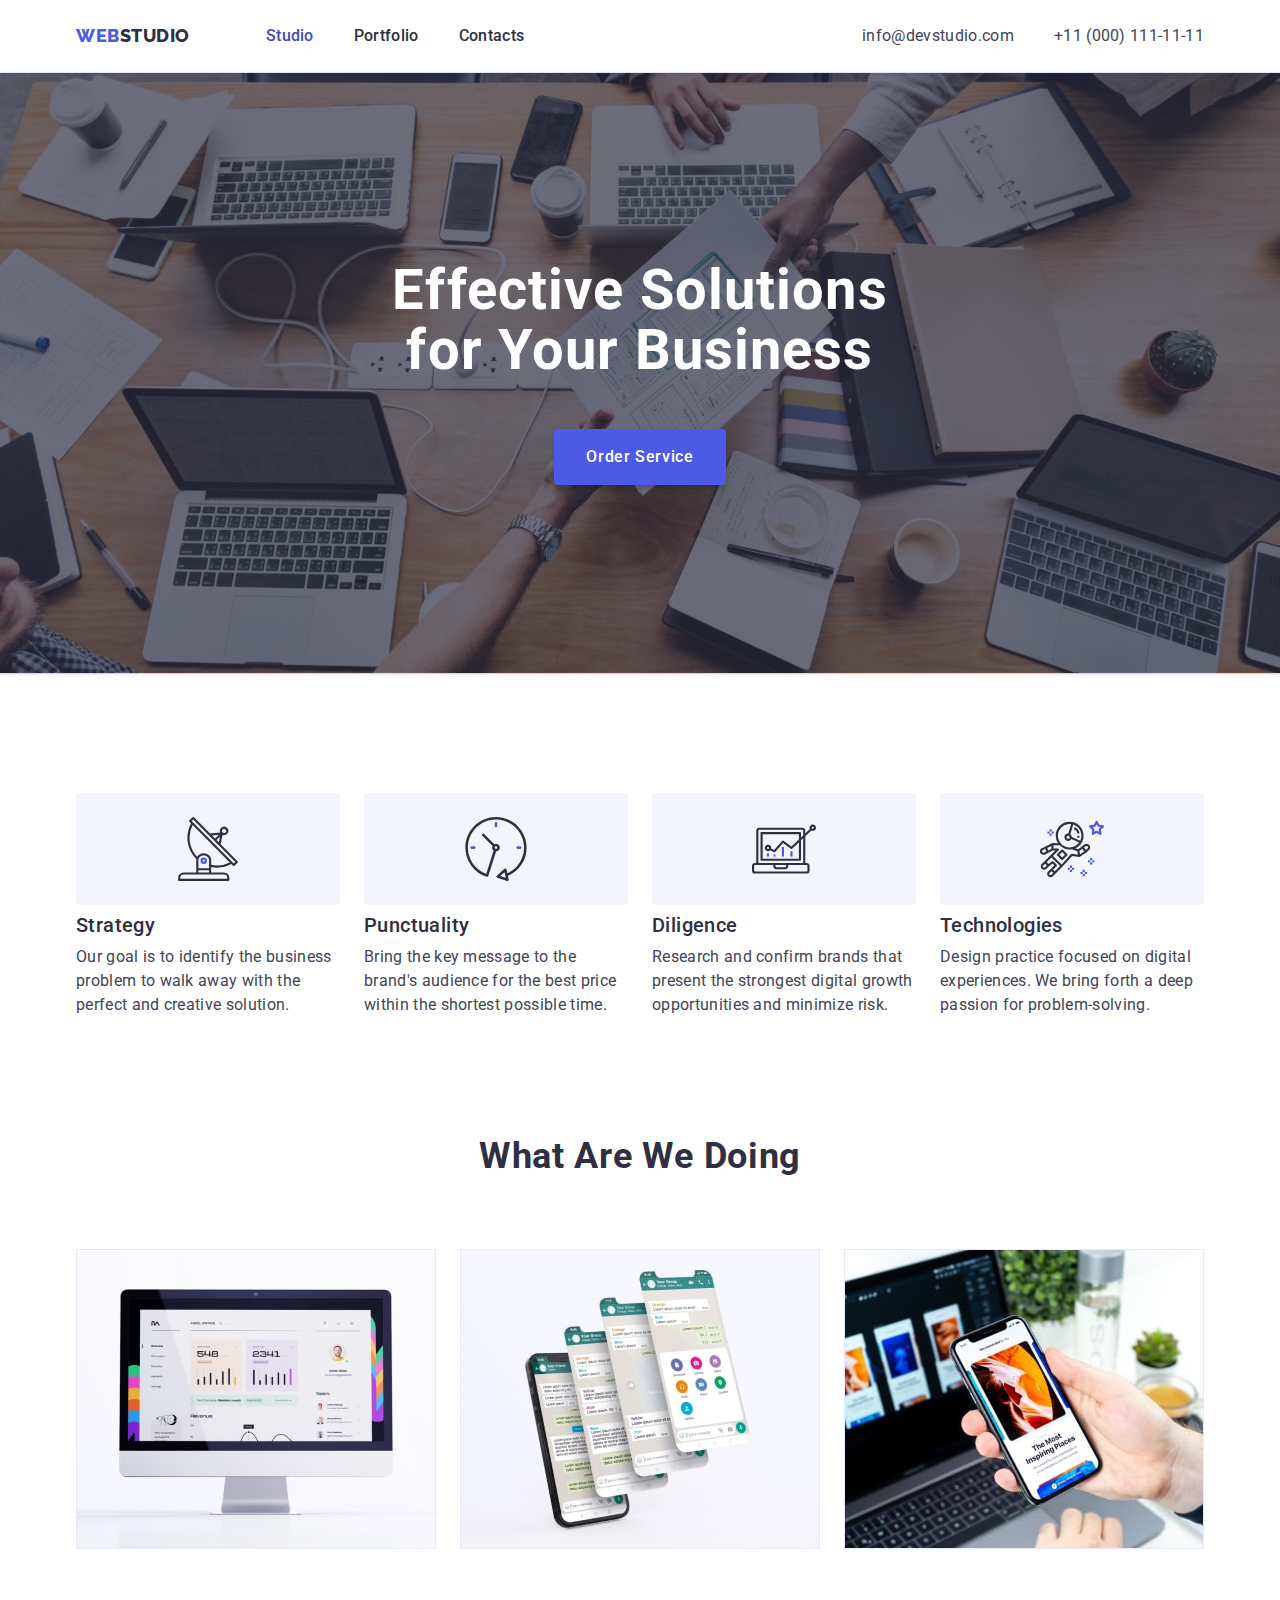
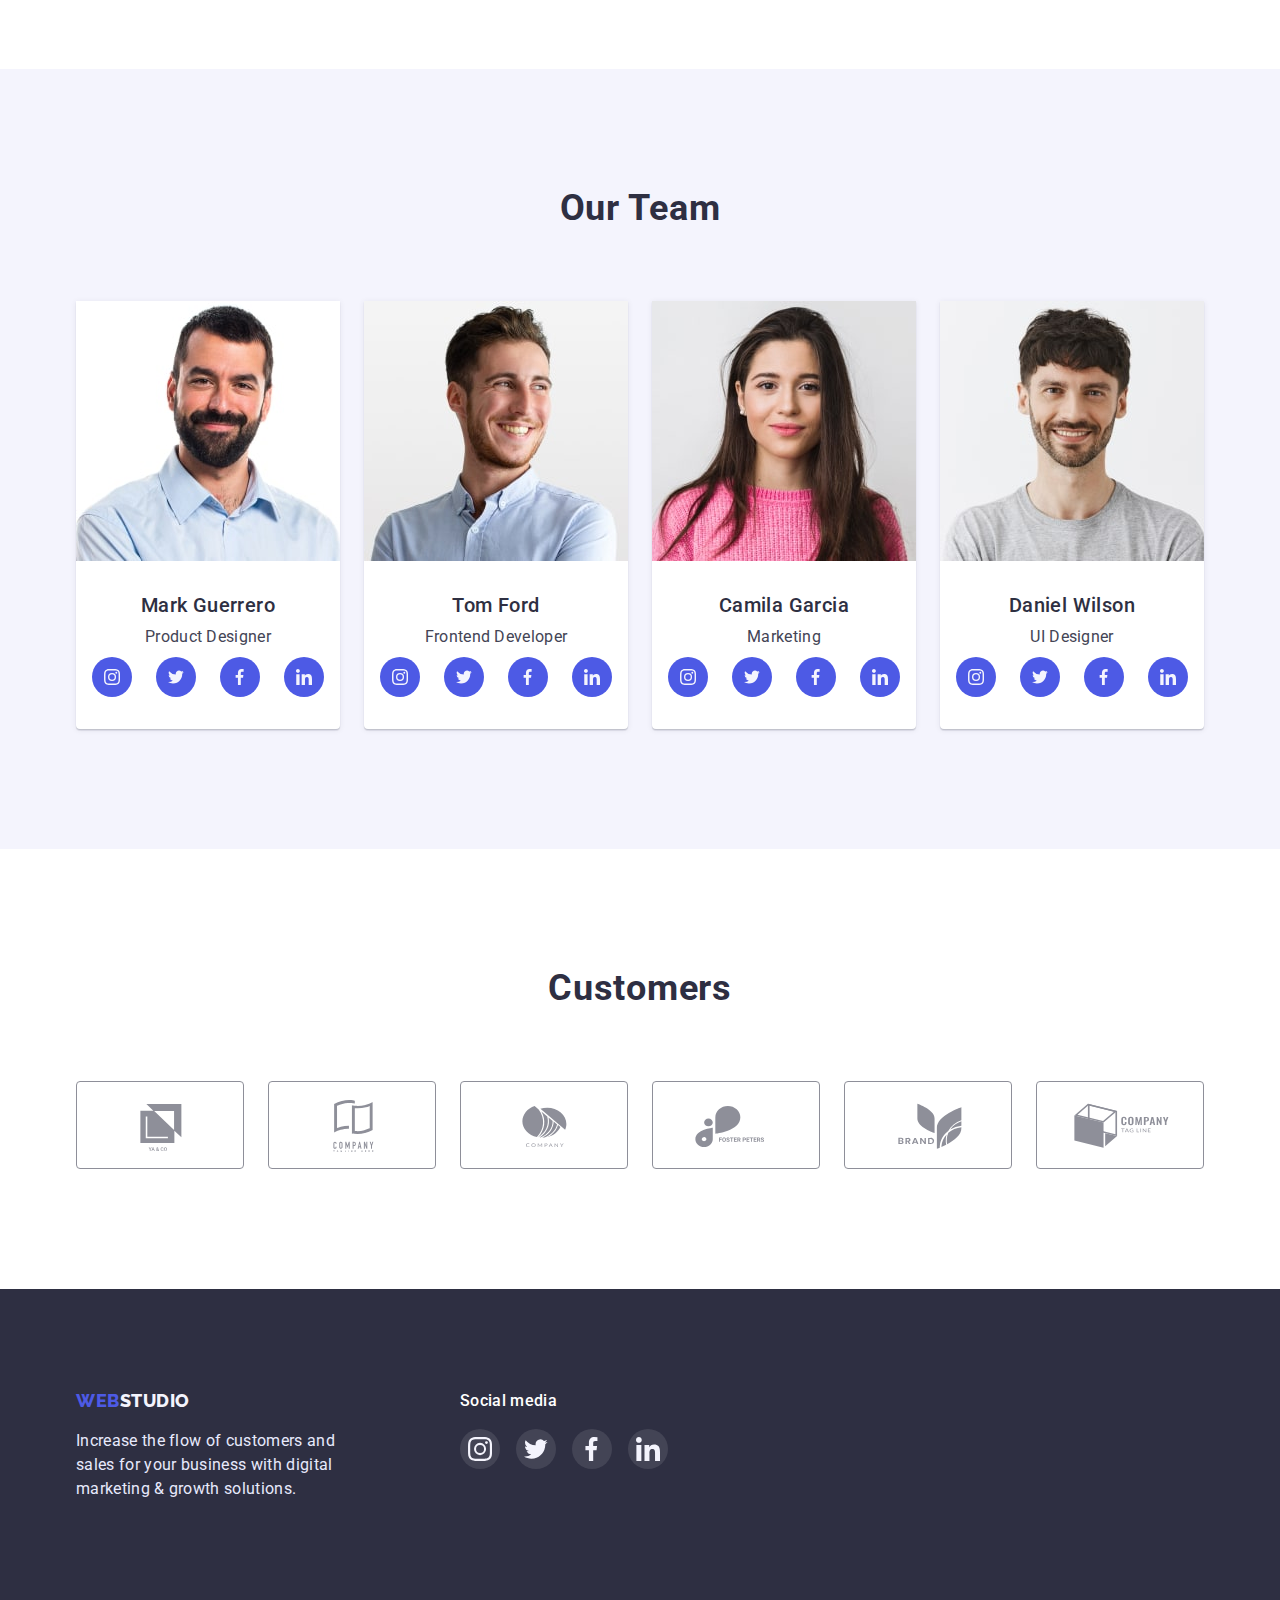
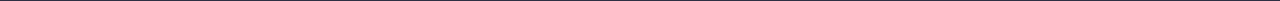
<file: index.html>
<!DOCTYPE html>
<html lang="en">
  <head>
    <meta charset="UTF-8" />
    <meta name="viewport" content="width=device-width, initial-scale=1.0" />
    <title>WebStudio</title>
    <link rel="preconnect" href="https://fonts.googleapis.com" />
    <link rel="preconnect" href="https://fonts.gstatic.com" crossorigin />
    <link
      href="https://fonts.googleapis.com/css2?family=Raleway:wght@800&family=Roboto:wght@400;500;700&display=swap"
      rel="stylesheet"
    />
    <link
      rel="stylesheet"
      href="https://cdnjs.cloudflare.com/ajax/libs/modern-normalize/1.1.0/modern-normalize.min.css"
    />
    <link rel="stylesheet" href="./css/styles.css" />
  </head>

  <body>
    <header>
      <div class="container nav-flex">
        <nav class="nav">
          <a class="nav-logo logo" href="./index.html" target="_self"
            ><span class="accent">Web</span>Studio</a
          >
          <ul class="nav-list">
            <li class="nav-item">
              <a class="nav-link current" href="./index.html" target="_self"
                >Studio</a
              >
            </li>
            <li class="nav-item">
              <a class="nav-link" href="./portfolio.html" target="_self"
                >Portfolio</a
              >
            </li>
            <li class="nav-item">
              <a class="nav-link" href="">Contacts</a>
            </li>
          </ul>
        </nav>
        <address class="address">
          <ul class="address-list text-main">
            <li class="address-item">
              <a class="address-link" href="mailto:info@devstudio.com"
                >info@devstudio.com</a
              >
            </li>
            <li class="address-item">
              <a class="address-link" href="tel:+110001111111"
                >+11 (000) 111-11-11</a
              >
            </li>
          </ul>
        </address>
      </div>
    </header>

    <main>
      <section class="hero">
        <div class="container">
          <h1 class="hero-title text-title-big">
            Effective Solutions for Your Business
          </h1>
          <button class="button primary text-main" type="button">
            Order Service
          </button>
        </div>
      </section>

      <section class="features section">
        <div class="container">
          <h2 class="visually-hidden">Our features</h2>
          <ul class="features-list">
            <li class="features-item">
              <div class="features-image">
                <svg width="64" height="64">
                  <use href="./images/icons.svg#strategy"></use>
                </svg>
              </div>
              <h3 class="text-title">Strategy</h3>
              <p class="text-main">
                Our goal is to identify the business problem to walk away with
                the perfect and creative solution.
              </p>
            </li>
            <li class="features-item">
              <div class="features-image">
                <svg width="64" height="64">
                  <use href="./images/icons.svg#punctuality"></use>
                </svg>
              </div>
              <h3 class="text-title">Punctuality</h3>
              <p class="text-main">
                Bring the key message to the brand's audience for the best price
                within the shortest possible time.
              </p>
            </li>
            <li class="features-item">
              <div class="features-image">
                <svg width="64" height="64">
                  <use href="./images/icons.svg#diligence"></use>
                </svg>
              </div>
              <h3 class="text-title">Diligence</h3>
              <p class="text-main">
                Research and confirm brands that present the strongest digital
                growth opportunities and minimize risk.
              </p>
            </li>
            <li class="features-item">
              <div class="features-image">
                <svg width="64" height="64">
                  <use href="./images/icons.svg#technologies"></use>
                </svg>
              </div>
              <h3 class="text-title">Technologies</h3>
              <p class="text-main">
                Design practice focused on digital experiences. We bring forth a
                deep passion for problem-solving.
              </p>
            </li>
          </ul>
        </div>
      </section>

      <section class="services section">
        <div class="container">
          <h2 class="text-title-big">What Are We Doing</h2>
          <ul class="services-list">
            <li class="services-item">
              <img
                src="./images/example-01.jpg"
                alt="Monitor showing a website"
                width="360"
                height="300"
              />
            </li>
            <li class="services-item">
              <img
                src="./images/example-02.jpg"
                alt="Smartphone with 4 different displays"
                width="360"
                height="300"
              />
            </li>
            <li class="services-item">
              <img
                src="./images/example-03.jpg"
                alt="Mobile phone and laptop showing the same website"
                width="360"
                height="300"
              />
            </li>
          </ul>
        </div>
      </section>

      <section class="team section">
        <div class="container">
          <h2 class="text-title-big">Our Team</h2>
          <ul class="team-list">
            <li class="team-item">
              <img
                src="./images/team-member-01.jpg"
                alt="Photo of a team member Mark Guerrero"
                width="264"
                height="260"
              />
              <div class="team-item-description">
                <h3 class="text-title">Mark Guerrero</h3>
                <p class="text-main">Product Designer</p>
                <ul class="team-list-social">
                  <li class="team-item-social">
                    <a class="team-link-social" href="">
                      <svg width="16" height="16">
                        <use href="./images/icons.svg#instagram"></use>
                      </svg>
                    </a>
                  </li>
                  <li class="team-item-social">
                    <a class="team-link-social" href="">
                      <svg width="16" height="16">
                        <use href="./images/icons.svg#twitter"></use>
                      </svg>
                    </a>
                  </li>
                  <li class="team-item-social">
                    <a class="team-link-social" href="">
                      <svg width="16" height="16">
                        <use href="./images/icons.svg#facebook"></use>
                      </svg>
                    </a>
                  </li>
                  <li class="team-item-social">
                    <a class="team-link-social" href="">
                      <svg width="16" height="16">
                        <use href="./images/icons.svg#linkedin"></use>
                      </svg>
                    </a>
                  </li>
                </ul>
              </div>
            </li>
            <li class="team-item">
              <img
                src="./images/team-member-02.jpg"
                alt="Photo of a team member Tom Ford"
                width="264"
                height="260"
              />
              <div class="team-item-description">
                <h3 class="text-title">Tom Ford</h3>
                <p class="text-main">Frontend Developer</p>
                <ul class="team-list-social">
                  <li class="team-item-social">
                    <a class="team-link-social" href="">
                      <svg width="16" height="16">
                        <use href="./images/icons.svg#instagram"></use>
                      </svg>
                    </a>
                  </li>
                  <li class="team-item-social">
                    <a class="team-link-social" href="">
                      <svg width="16" height="16">
                        <use href="./images/icons.svg#twitter"></use>
                      </svg>
                    </a>
                  </li>
                  <li class="team-item-social">
                    <a class="team-link-social" href="">
                      <svg width="16" height="16">
                        <use href="./images/icons.svg#facebook"></use>
                      </svg>
                    </a>
                  </li>
                  <li class="team-item-social">
                    <a class="team-link-social" href="">
                      <svg width="16" height="16">
                        <use href="./images/icons.svg#linkedin"></use>
                      </svg>
                    </a>
                  </li>
                </ul>
              </div>
            </li>
            <li class="team-item">
              <img
                src="./images/team-member-03.jpg"
                alt="Photo of a team member Camila Garcia"
                width="264"
                height="260"
              />
              <div class="team-item-description">
                <h3 class="text-title">Camila Garcia</h3>
                <p class="text-main">Marketing</p>
                <ul class="team-list-social">
                  <li class="team-item-social">
                    <a class="team-link-social" href="">
                      <svg width="16" height="16">
                        <use href="./images/icons.svg#instagram"></use>
                      </svg>
                    </a>
                  </li>
                  <li class="team-item-social">
                    <a class="team-link-social" href="">
                      <svg width="16" height="16">
                        <use href="./images/icons.svg#twitter"></use>
                      </svg>
                    </a>
                  </li>
                  <li class="team-item-social">
                    <a class="team-link-social" href="">
                      <svg width="16" height="16">
                        <use href="./images/icons.svg#facebook"></use>
                      </svg>
                    </a>
                  </li>
                  <li class="team-item-social">
                    <a class="team-link-social" href="">
                      <svg width="16" height="16">
                        <use href="./images/icons.svg#linkedin"></use>
                      </svg>
                    </a>
                  </li>
                </ul>
              </div>
            </li>
            <li class="team-item">
              <img
                src="./images/team-member-04.jpg"
                alt="Photo of a team member Daniel Wilson"
                width="264"
                height="260"
              />
              <div class="team-item-description">
                <h3 class="text-title">Daniel Wilson</h3>
                <p class="text-main">UI Designer</p>
                <ul class="team-list-social">
                  <li class="team-item-social">
                    <a class="team-link-social" href="">
                      <svg width="16" height="16">
                        <use href="./images/icons.svg#instagram"></use>
                      </svg>
                    </a>
                  </li>
                  <li class="team-item-social">
                    <a class="team-link-social" href="">
                      <svg width="16" height="16">
                        <use href="./images/icons.svg#twitter"></use>
                      </svg>
                    </a>
                  </li>
                  <li class="team-item-social">
                    <a class="team-link-social" href="">
                      <svg width="16" height="16">
                        <use href="./images/icons.svg#facebook"></use>
                      </svg>
                    </a>
                  </li>
                  <li class="team-item-social">
                    <a class="team-link-social" href="">
                      <svg width="16" height="16">
                        <use href="./images/icons.svg#linkedin"></use>
                      </svg>
                    </a>
                  </li>
                </ul>
              </div>
            </li>
          </ul>
        </div>
      </section>

      <section class="customers section">
        <div class="container">
          <h2 class="text-title-big">Customers</h2>
          <ul class="customers-list">
            <li class="customers-item">
              <a class="customers-link" href="">
                <svg class="customers-icon" width="104" height="56">
                  <use href="./images/icons.svg#client-1"></use>
                </svg>
              </a>
            </li>
            <li class="customers-item">
              <a class="customers-link" href="">
                <svg class="customers-icon" width="104" height="56">
                  <use href="./images/icons.svg#client-2"></use>
                </svg>
              </a>
            </li>
            <li class="customers-item">
              <a class="customers-link" href="">
                <svg class="customers-icon" width="104" height="56">
                  <use href="./images/icons.svg#client-3"></use>
                </svg>
              </a>
            </li>
            <li class="customers-item">
              <a class="customers-link" href="">
                <svg class="customers-icon" width="104" height="56">
                  <use href="./images/icons.svg#client-4"></use>
                </svg>
              </a>
            </li>
            <li class="customers-item">
              <a class="customers-link" href="">
                <svg class="customers-icon" width="104" height="56">
                  <use href="./images/icons.svg#client-5"></use>
                </svg>
              </a>
            </li>
            <li class="customers-item">
              <a class="customers-link" href="">
                <svg class="customers-icon" width="104" height="56">
                  <use href="./images/icons.svg#client-6"></use>
                </svg>
              </a>
            </li>
          </ul>
        </div>
      </section>
    </main>

    <footer class="footer">
      <div class="container footer-container">
        <div class="footer-logo-container">
          <a class="footer-logo logo" href="./index.html" target="_self"
            ><span class="accent">Web</span>Studio</a
          >
          <p class="footer-logo-text text-main">
            Increase the flow of customers and sales for your business with
            digital marketing & growth solutions.
          </p>
        </div>
        <div class="footer-social">
          <p class="footer-social-title text-main">Social media</p>
          <ul class="footer-list-social">
            <li class="footer-item-social">
              <a class="footer-link-social" href="">
                <svg class="footer-icon-social">
                  <use href="./images/icons.svg#instagram"></use>
                </svg>
              </a>
            </li>
            <li class="footer-item-social">
              <a class="footer-link-social" href="">
                <svg class="footer-icon-social">
                  <use href="./images/icons.svg#twitter"></use>
                </svg>
              </a>
            </li>
            <li class="footer-item-social">
              <a class="footer-link-social" href="">
                <svg class="footer-icon-social">
                  <use href="./images/icons.svg#facebook"></use>
                </svg>
              </a>
            </li>
            <li class="footer-item-social">
              <a class="footer-link-social" href="">
                <svg class="footer-icon-social">
                  <use href="./images/icons.svg#linkedin"></use>
                </svg>
              </a>
            </li>
          </ul>
        </div>
      </div>
    </footer>
  </body>
</html>
</file>
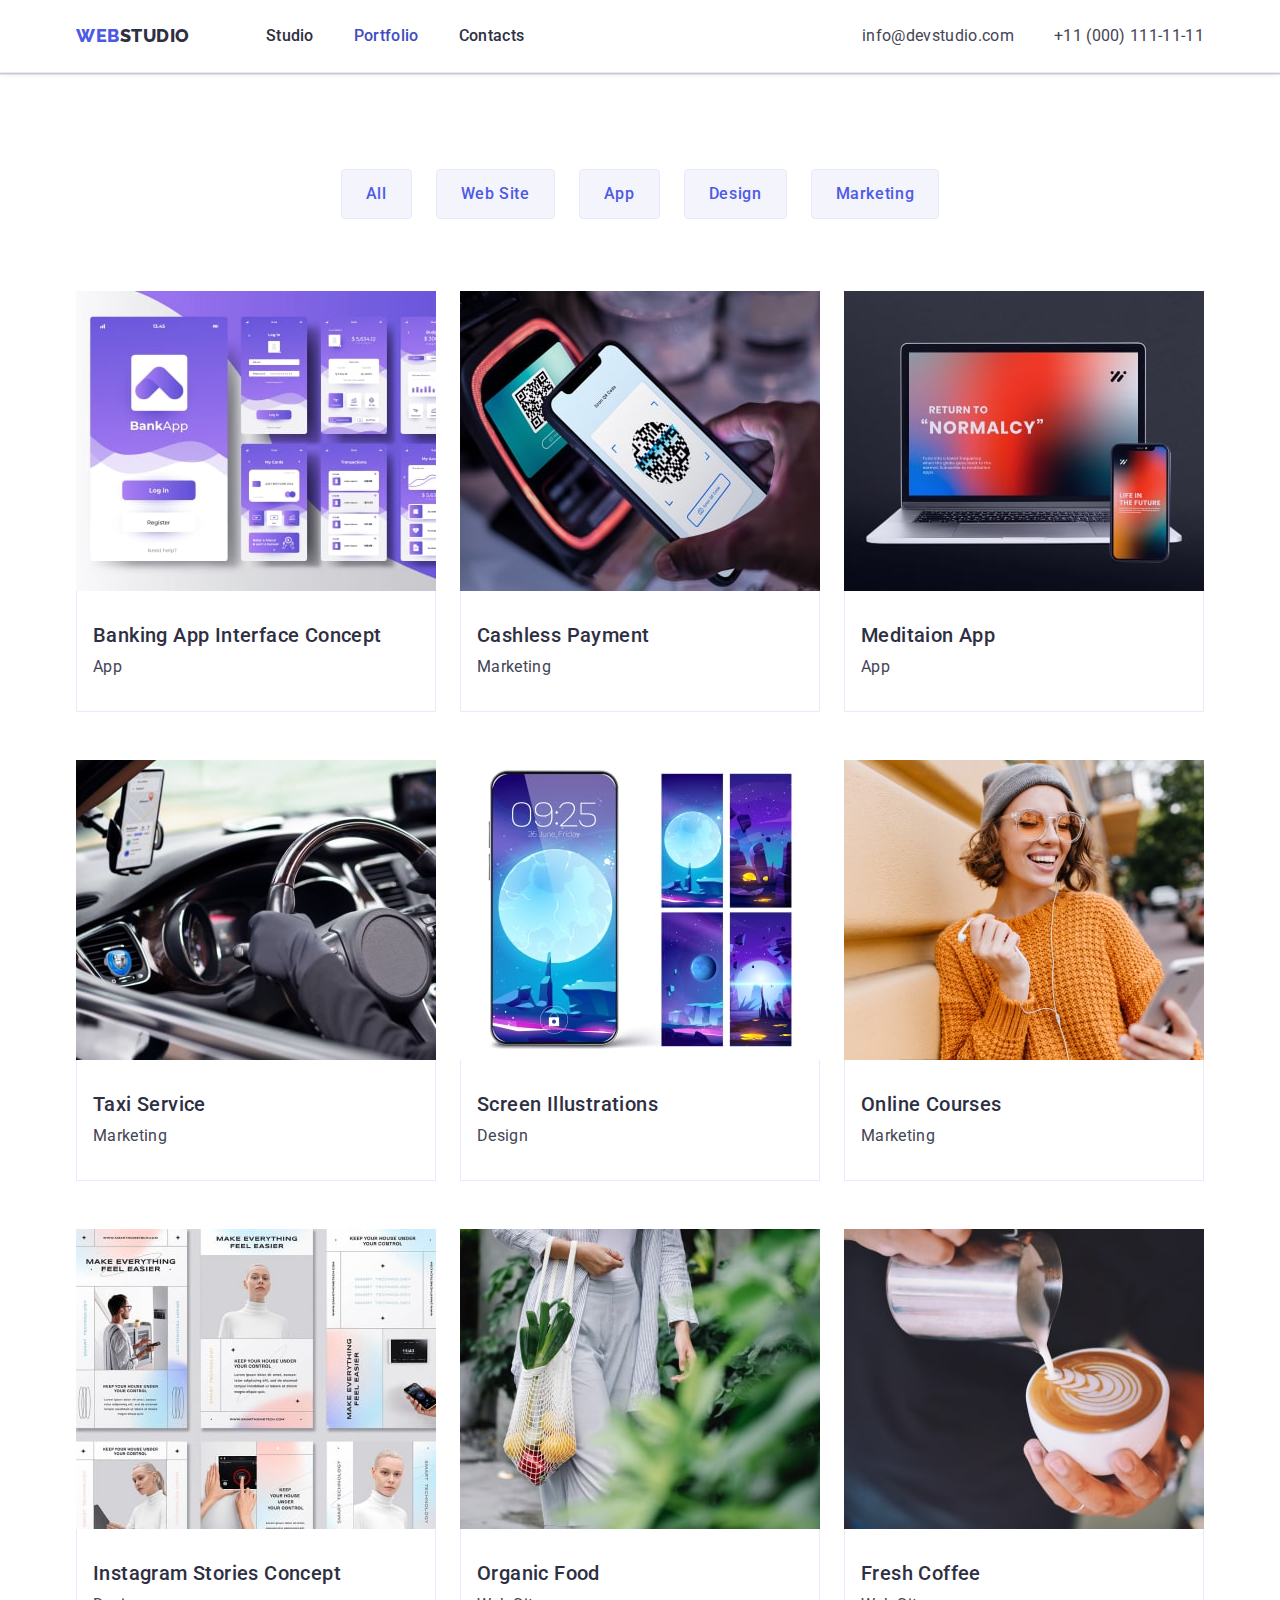
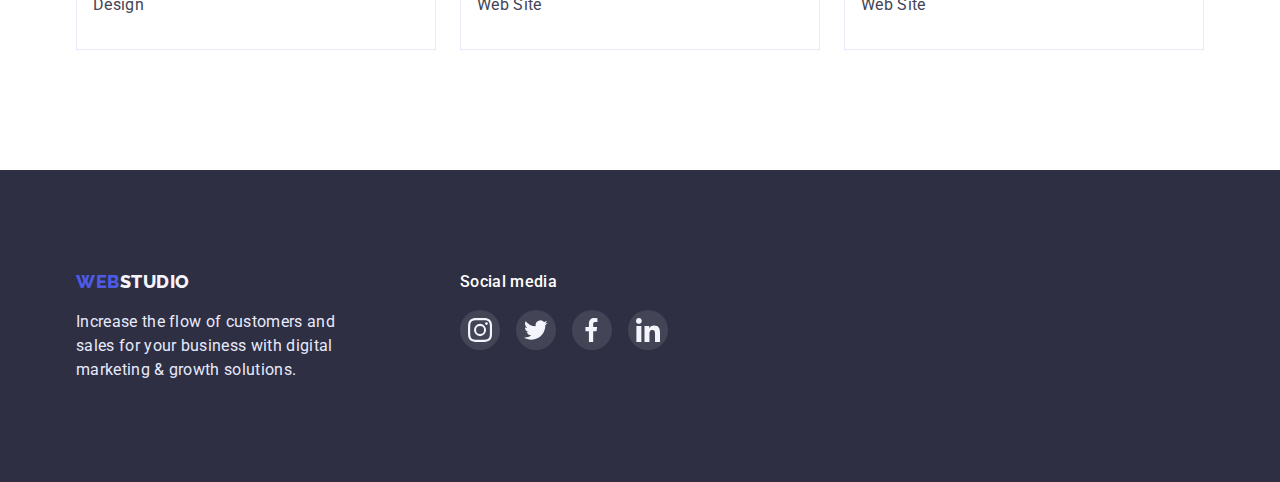
<file: portfolio.html>
<!DOCTYPE html>
<html lang="en">
  <head>
    <meta charset="UTF-8" />
    <meta name="viewport" content="width=device-width, initial-scale=1.0" />
    <title>WebStudio</title>
    <link rel="preconnect" href="https://fonts.googleapis.com" />
    <link rel="preconnect" href="https://fonts.gstatic.com" crossorigin />
    <link
      href="https://fonts.googleapis.com/css2?family=Raleway:wght@800&family=Roboto:wght@400;500;700&display=swap"
      rel="stylesheet"
    />
    <link
      rel="stylesheet"
      href="https://cdnjs.cloudflare.com/ajax/libs/modern-normalize/1.1.0/modern-normalize.min.css"
    />
    <link rel="stylesheet" href="./css/styles.css" />
  </head>
  <body>
    <header>
      <div class="container nav-flex">
        <nav class="nav">
          <a class="nav-logo logo" href="./index.html" target="_self"
            ><span class="accent">Web</span>Studio</a
          >
          <ul class="nav-list">
            <li class="nav-item">
              <a class="nav-link" href="./index.html" target="_self">Studio</a>
            </li>
            <li class="nav-item">
              <a class="nav-link current" href="./portfolio.html" target="_self"
                >Portfolio</a
              >
            </li>
            <li class="nav-item">
              <a class="nav-link" href="">Contacts</a>
            </li>
          </ul>
        </nav>
        <address class="address">
          <ul class="address-list text-main">
            <li class="address-item">
              <a class="address-link" href="mailto:info@devstudio.com"
                >info@devstudio.com</a
              >
            </li>
            <li class="address-item">
              <a class="address-link" href="tel:+110001111111"
                >+11 (000) 111-11-11</a
              >
            </li>
          </ul>
        </address>
      </div>
    </header>

    <main>
      <section class="portfolio section">
        <div class="container">
          <h1 class="visually-hidden">Portfolio</h1>
          <ul class="filter-list">
            <li class="filter-item">
              <button class="button secondary text-main" type="button">
                All
              </button>
            </li>
            <li class="filter-item">
              <button class="button secondary text-main" type="button">
                Web Site
              </button>
            </li>
            <li class="filter-item">
              <button class="button secondary text-main" type="button">
                App
              </button>
            </li>
            <li class="filter-item">
              <button class="button secondary text-main" type="button">
                Design
              </button>
            </li>
            <li class="filter-item">
              <button class="button secondary text-main" type="button">
                Marketing
              </button>
            </li>
          </ul>

          <ul class="portfolio-list">
            <li class="portfolio-item">
              <a class="portfolio-link" href="">
                <img
                  src="./images/project-card-01.jpg"
                  alt="Banking App Interface Concept"
                  width="360"
                  height="300"
                />
                <div class="portfolio-item-description">
                  <h2 class="text-title">Banking App Interface Concept</h2>
                  <p class="text-main">App</p>
                </div>
              </a>
            </li>

            <li class="portfolio-item">
              <a class="portfolio-link" href="">
                <img
                  src="./images/project-card-02.jpg"
                  alt="Cashless Payment"
                  width="360"
                  height="300"
                />
                <div class="portfolio-item-description">
                  <h2 class="text-title">Cashless Payment</h2>
                  <p class="text-main">Marketing</p>
                </div>
              </a>
            </li>
            <li class="portfolio-item">
              <a class="portfolio-link" href="">
                <img
                  src="./images/project-card-03.jpg"
                  alt="Meditaion App"
                  width="360"
                  height="300"
                />
                <div class="portfolio-item-description">
                  <h2 class="text-title">Meditaion App</h2>
                  <p class="text-main">App</p>
                </div>
              </a>
            </li>

            <li class="portfolio-item">
              <a class="portfolio-link" href="">
                <img
                  src="./images/project-card-04.jpg"
                  alt="Taxi Service"
                  width="360"
                  height="300"
                />
                <div class="portfolio-item-description">
                  <h2 class="text-title">Taxi Service</h2>
                  <p class="text-main">Marketing</p>
                </div>
              </a>
            </li>
            <li class="portfolio-item">
              <a class="portfolio-link" href="">
                <img
                  src="./images/project-card-05.jpg"
                  alt="Screen Illustrations"
                  width="360"
                  height="300"
                />
                <div class="portfolio-item-description">
                  <h2 class="text-title">Screen Illustrations</h2>
                  <p class="text-main">Design</p>
                </div>
              </a>
            </li>
            <li class="portfolio-item">
              <a class="portfolio-link" href="">
                <img
                  src="./images/project-card-06.jpg"
                  alt="Online Courses"
                  width="360"
                  height="300"
                />
                <div class="portfolio-item-description">
                  <h2 class="text-title">Online Courses</h2>
                  <p class="text-main">Marketing</p>
                </div>
              </a>
            </li>
            <li class="portfolio-item">
              <a class="portfolio-link" href="">
                <img
                  src="./images/project-card-07.jpg"
                  alt="Instagram Stories Concept"
                  width="360"
                  height="300"
                />
                <div class="portfolio-item-description">
                  <h2 class="text-title">Instagram Stories Concept</h2>
                  <p class="text-main">Design</p>
                </div>
              </a>
            </li>
            <li class="portfolio-item">
              <a class="portfolio-link" href="">
                <img
                  src="./images/project-card-08.jpg"
                  alt="Organic Food"
                  width="360"
                  height="300"
                />
                <div class="portfolio-item-description">
                  <h2 class="text-title">Organic Food</h2>
                  <p class="text-main">Web Site</p>
                </div>
              </a>
            </li>
            <li class="portfolio-item">
              <a class="portfolio-link" href="">
                <img
                  src="./images/project-card-09.jpg"
                  alt="Fresh Coffee"
                  width="360"
                  height="300"
                />
                <div class="portfolio-item-description">
                  <h2 class="text-title">Fresh Coffee</h2>
                  <p class="text-main">Web Site</p>
                </div>
              </a>
            </li>
          </ul>
        </div>
      </section>
    </main>

    <footer class="footer">
      <div class="container footer-container">
        <div class="footer-logo-container">
          <a class="footer-logo logo" href="./index.html" target="_self"
            ><span class="accent">Web</span>Studio</a
          >
          <p class="footer-logo-text text-main">
            Increase the flow of customers and sales for your business with
            digital marketing & growth solutions.
          </p>
        </div>
        <div class="footer-social">
          <p class="footer-social-title text-main">Social media</p>
          <ul class="footer-list-social">
            <li class="footer-item-social">
              <a class="footer-link-social" href="">
                <svg class="footer-icon-social">
                  <use href="./images/icons.svg#instagram"></use>
                </svg>
              </a>
            </li>
            <li class="footer-item-social">
              <a class="footer-link-social" href="">
                <svg class="footer-icon-social">
                  <use href="./images/icons.svg#twitter"></use>
                </svg>
              </a>
            </li>
            <li class="footer-item-social">
              <a class="footer-link-social" href="">
                <svg class="footer-icon-social">
                  <use href="./images/icons.svg#facebook"></use>
                </svg>
              </a>
            </li>
            <li class="footer-item-social">
              <a class="footer-link-social" href="">
                <svg class="footer-icon-social">
                  <use href="./images/icons.svg#linkedin"></use>
                </svg>
              </a>
            </li>
          </ul>
        </div>
      </div>
    </footer>
  </body>
</html>
</file>
<file: css/styles.css>
/* Variables */

:root {
  --text-main-color: #434455;
  --text-title-color: #2e2f42;
  --accent-color: #4d5ae5;
  --text-second-color: #fff;
  --icon-social-background: rgba(255, 255, 255, 0.1);
  --button-color: #f4f4fd;
  --button-hover-color: #404bbf;
  --button-border-color: #e7e9fc;
  --icon-social-hover: #31d0aa;
  --customers-color: #8e8f99;
  --cards-gap: 24px;
  --features-item-number: 4;
  --services-item-number: 3;
  --team-item-number: 4;
  --customers-item-number: 6;
  --portfolio-item-number: 3;
  --shadow-cards: 0px 1px 6px rgba(46, 47, 66, 0.08),
    0px 1px 1px rgba(46, 47, 66, 0.16), 0px 2px 1px rgba(46, 47, 66, 0.08);
}

/* Body basic style */

body {
  font-family: 'Roboto', sans-serif;
  letter-spacing: 0.02em;
  color: var(--text-color-site);
}

.container {
  width: 100%;
  max-width: 1158px;

  padding: 0 15px;
  margin: 0 auto;
}

/* Hidden headers */
.visually-hidden {
  position: absolute;

  width: 1px;
  height: 1px;
  padding: 0;
  margin: -1px;
  overflow: hidden;
  clip: rect(0 0 0 0);
  clip-path: inset(50%);

  white-space: nowrap;

  border: 0;
}

/* Lists basic style */

ul {
  padding: 0;
  margin: 0;

  list-style: none;
}

/* Links basic style */

a {
  text-decoration: none;
}

img {
  display: block;
  max-width: 100%;
  height: auto;
}

/* Sections basic style */

.section {
  padding-top: 120px;
  padding-bottom: 120px;
}

/* Text styles */

.text-main {
  margin: 0;

  font-size: 16px;
  line-height: 1.5;
  color: var(--text-main-color);
}

.text-title {
  margin: 0;
  margin-bottom: 8px;

  font-size: 20px;
  font-weight: 500;
  line-height: 1.2;
  letter-spacing: 0.02em;
  color: var(--text-title-color);
}

.text-title-big {
  margin: 0;
  margin-bottom: 72px;

  font-size: 36px;
  line-height: 1.11;
  letter-spacing: 0.02em;
  color: var(--text-title-color);
  text-align: center;
}

/* Buttons */

.button {
  display: inline-block;

  font-weight: 500;
  letter-spacing: 0.04em;

  border-radius: 4px;
}

.button.primary {
  padding: 16px 32px;

  color: var(--text-second-color);

  background-color: var(--accent-color);
  border: none;
  box-shadow: 0px 4px 4px rgba(0, 0, 0, 0.15);
}

.button.secondary {
  padding: 12px 24px;

  color: var(--accent-color);

  background-color: var(--button-color);
  border: 1px solid var(--button-border-color);
}

.button.primary:hover,
.button.primary:focus {
  cursor: pointer;

  background-color: var(--button-hover-color);
}

.button.secondary:hover,
.button.secondary:focus {
  color: var(--button-color);
  cursor: pointer;

  background-color: var(--button-hover-color);
  border: 1px solid transparent;
  box-shadow: 0px 3px 1px rgba(0, 0, 0, 0.1), 0px 2px 1px rgba(0, 0, 0, 0.08),
    0px 2px 2px rgba(0, 0, 0, 0.12);
}

/* Logo */

.logo {
  font-family: 'Raleway', sans-serif;
  font-size: 18px;
  font-weight: 800;
  line-height: 1.33;
  letter-spacing: 0.03em;
  text-transform: uppercase;
}

.nav-logo {
  color: var(--text-title-color);
}

.footer-logo {
  color: var(--button-color);
}

.logo > .accent {
  color: var(--accent-color);
}

/* Site nav and address */

header {
  border-bottom: 1px solid var(--button-border-color);
  box-shadow: 0px 2px 1px rgba(46, 47, 66, 0.08),
    0px 1px 1px rgba(46, 47, 66, 0.16), 0px 1px 6px rgba(46, 47, 66, 0.08);
}

.nav-flex {
  display: flex;
  flex-wrap: wrap;
  align-items: center;
}

.nav {
  display: flex;
  align-items: center;
}

.nav-list {
  display: flex;
  margin-left: 76px;
}

.nav-item + .nav-item {
  margin-left: 40px;
}

.nav-logo,
.nav-link,
.address-link {
  display: block;
  padding-top: 24px;
  padding-bottom: 24px;
}

.nav-link {
  font-size: 16px;
  font-weight: 500;
  line-height: 1.5;
  color: var(--text-title-color);
}

.address {
  margin-left: auto;
}

.address-list {
  display: flex;
  flex-wrap: wrap;
}

.address-list a {
  font-style: normal;
  color: var(--text-main-color);
}

.nav-link:hover,
.nav-link:focus,
.current,
.address-link:hover,
.address-link:focus {
  color: var(--button-hover-color);
}

.address-item + .address-item {
  margin-left: 40px;
}

.address-link {
  display: block;
  padding-top: 24px;
  padding-bottom: 24px;
}

/* Hero section */

.hero {
  max-width: 1440px;
  padding-top: 188px;
  padding-bottom: 188px;
  margin-right: auto;
  margin-left: auto;

  text-align: center;

  background-color: var(--text-title-color);
  background-image: linear-gradient(
      to bottom,
      rgba(46, 47, 66, 0.7),
      rgba(46, 47, 66, 0.7)
    ),
    url('../images/hero-background-01.jpg');
  background-position: center;
  background-repeat: no-repeat;
  background-size: cover;

  box-shadow: inset 0px 2px 1px rgba(46, 47, 66, 0.08),
    0px 1px 1px rgba(46, 47, 66, 0.16), 0px 1px 6px rgba(46, 47, 66, 0.08);
}

.hero-title {
  max-width: 496px;
  margin-left: auto;
  margin-right: auto;
  margin-bottom: 48px;

  font-size: 56px;
  line-height: 1.07;
  color: var(--text-second-color);
}

/* Features section */

.features-list {
  display: flex;
  flex-wrap: wrap;
  gap: 24px;
}

.features-item {
  flex-basis: calc(
    (100% - var(--cards-gap) * (var(--features-item-number) - 1)) /
      var(--features-item-number)
  );
}

.features-image {
  display: flex;
  justify-content: center;
  align-items: center;
  width: 100%;
  height: 112px;
  margin-bottom: 8px;

  background-color: var(--button-color);
  border-radius: 4px;
}

/* Services section */

.services {
  padding-top: 0;
}

.services-list {
  display: flex;
  flex-wrap: wrap;
  gap: 24px;
}

.services-item {
  flex-basis: calc(
    (100% - var(--cards-gap) * (var(--services-item-number) - 1)) /
      var(--services-item-number)
  );
}

/* Team section */

.team {
  background-color: var(--button-color);
}

.team-list {
  display: flex;
  flex-wrap: wrap;
  gap: 24px;
}

.team-item {
  flex-basis: calc(
    (100% - var(--cards-gap) * (var(--team-item-number) - 1)) /
      var(--team-item-number)
  );

  background-color: var(--text-second-color);
  box-shadow: var(--shadow-cards);
  border-radius: 0px 0px 4px 4px;
}

.team-item-description {
  padding: 32px 16px;

  text-align: center;
}

.team-list-social {
  display: flex;
  justify-content: center;

  margin-top: 8px;
  gap: var(--cards-gap);
}

.team-item-social {
  width: 40px;
  height: 40px;
}

.team-link-social {
  display: flex;
  justify-content: center;
  align-items: center;
  width: 100%;
  height: 100%;

  background-color: var(--accent-color);
  border-radius: 50%;
}

.team-link-social:hover,
.team-link-social:focus {
  background-color: var(--button-hover-color);
}

/* CUSTOMERS SECTION */

.customers-list {
  display: flex;
  flex-wrap: wrap;
  gap: var(--cards-gap);
}

.customers-item {
  flex-basis: calc(
    (100% - var(--cards-gap) * (var(--customers-item-number) - 1)) /
      var(--customers-item-number)
  );
  height: 88px;
}

.customers-link {
  display: flex;
  justify-content: center;
  align-items: center;
  width: 100%;
  height: 100%;

  color: var(--customers-color);

  border: 1px solid var(--customers-color);
  border-radius: 4px;
}

.customers-link:is(:hover, :focus) {
  color: var(--button-hover-color);
  border-color: var(--button-hover-color);
}

.customers-icon {
  fill: currentColor;
}

.customers-link:is(:hover, :focus) .customers-icon {
  fill: currentColor;
}

/* PORTFOLIO PAGE */

.portfolio.section {
  padding-top: 96px;
}

.filter-list {
  display: flex;
  justify-content: center;
  gap: 24px;
  margin-bottom: 72px;
}

.portfolio-list {
  display: flex;
  flex-wrap: wrap;
  column-gap: 24px;
  row-gap: 48px;
}

.portfolio-item {
  flex-basis: calc(
    (100% - var(--cards-gap) * (var(--portfolio-item-number) - 1)) /
      var(--portfolio-item-number)
  );
}

.portfolio-link {
  display: block;
}

.portfolio-link:is(:hover, :focus) {
  box-shadow: var(--shadow-cards);
}

.portfolio-item-description {
  padding: 32px 16px;
  border-right: 1px solid var(--button-border-color);
  border-bottom: 1px solid var(--button-border-color);
  border-left: 1px solid var(--button-border-color);
}

/* Footer */

footer {
  padding-top: 100px;
  padding-bottom: 100px;

  background-color: var(--text-title-color);
}

.footer-container {
  display: flex;
  gap: 120px;
}

.footer-logo-container {
  width: 264px;
}

.footer-logo-text {
  margin-top: 16px;
  color: var(--button-border-color);
}

.footer-social-title {
  font-weight: 500;
  color: var(--text-second-color);
}

.footer-list-social {
  display: flex;
  justify-content: center;

  margin-top: 16px;
  gap: 16px;
}

.footer-item-social {
  width: 40px;
  height: 40px;
}

.footer-link-social {
  display: flex;
  justify-content: center;
  align-items: center;
  width: 100%;
  height: 100%;

  background-color: var(--icon-social-background);
  border-radius: 50%;
}

.footer-link-social:is(:hover, :focus) {
  background-color: var(--icon-social-hover);
}

.footer-icon-social {
  width: 24px;
  height: 24px;
}
</file>
